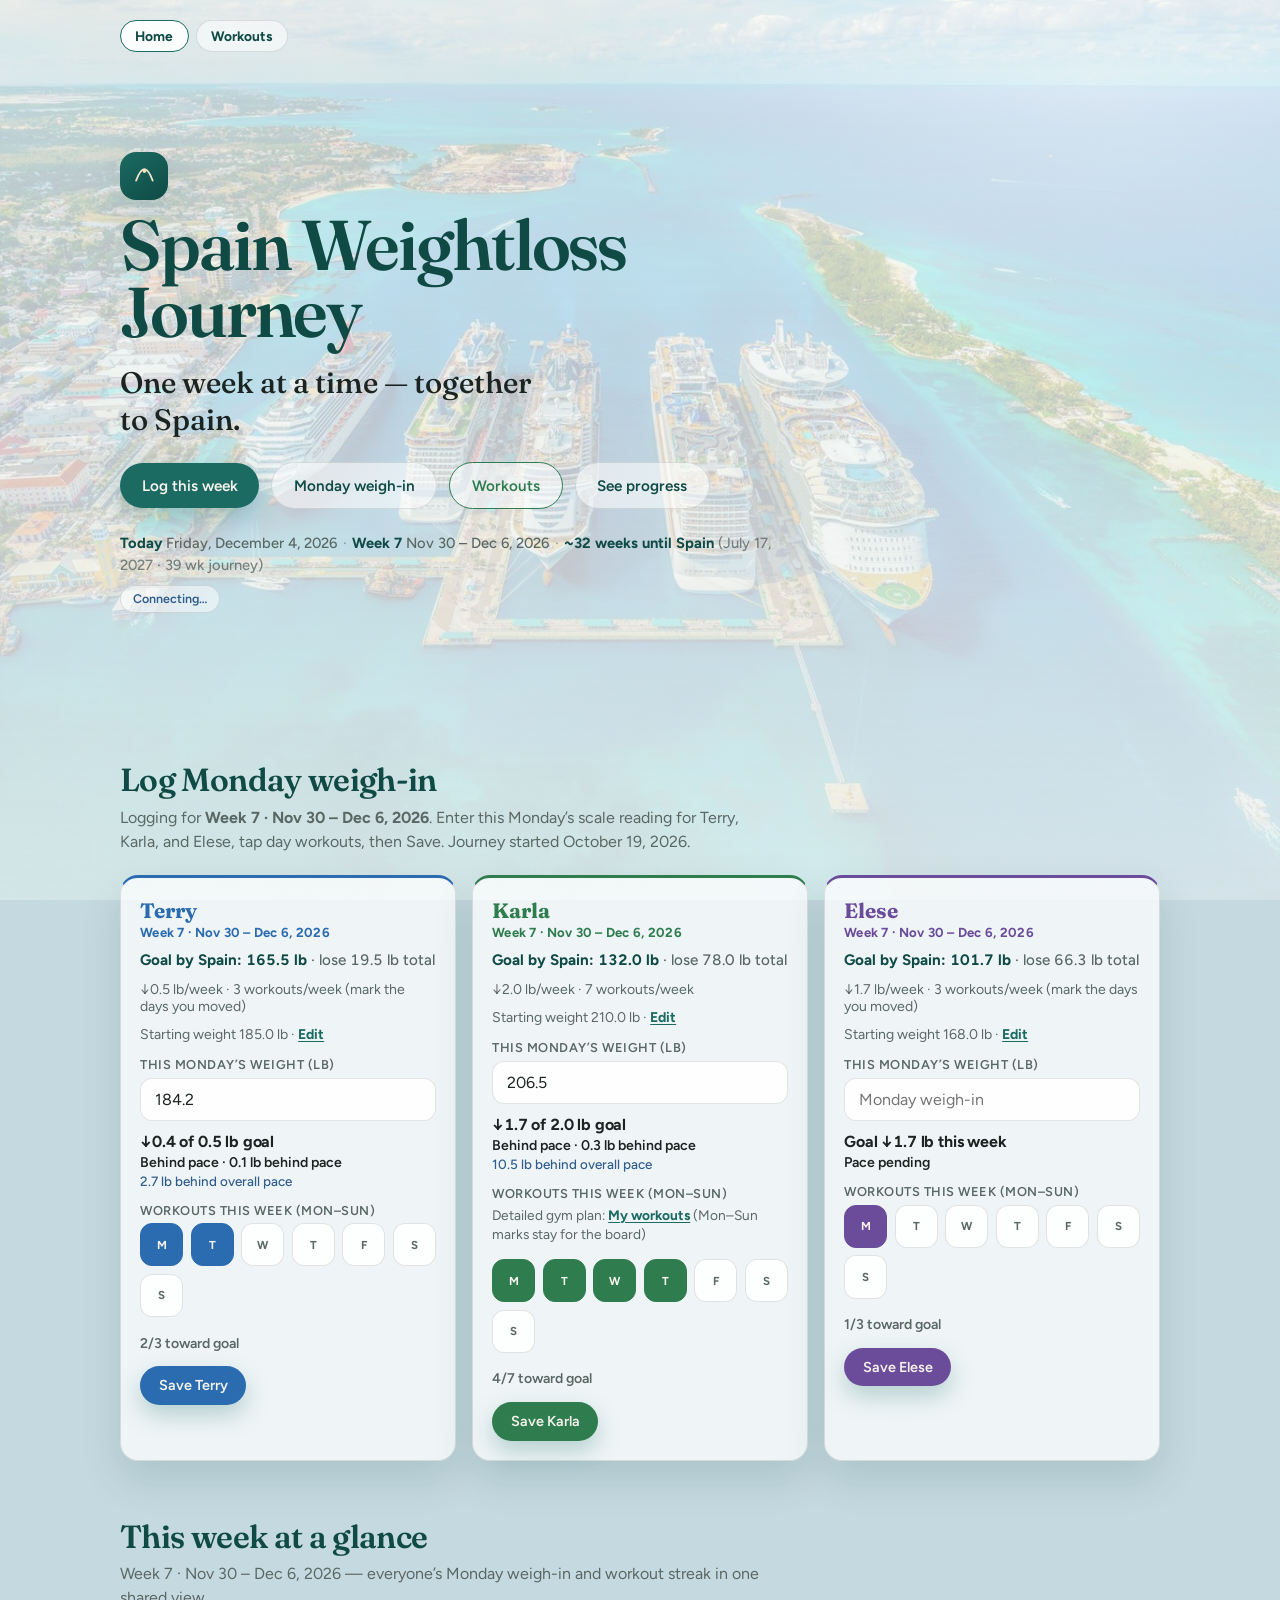
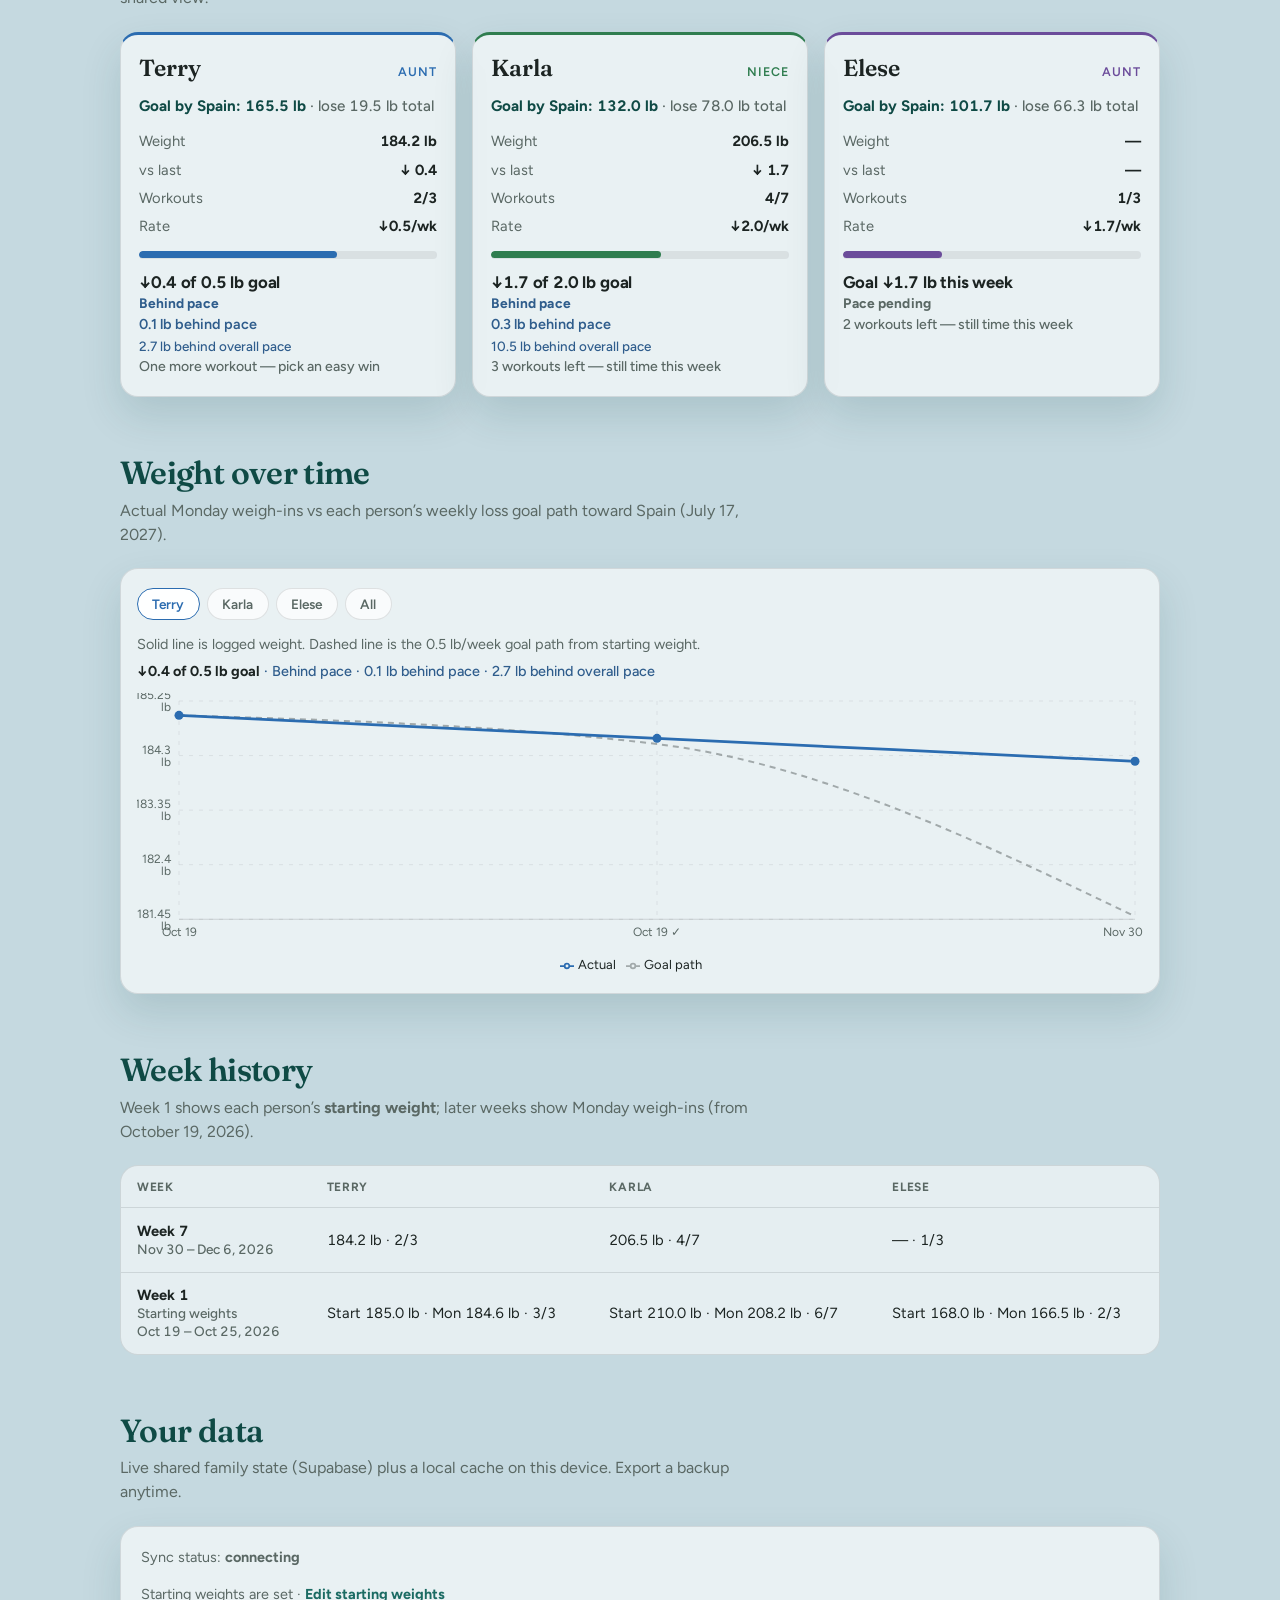
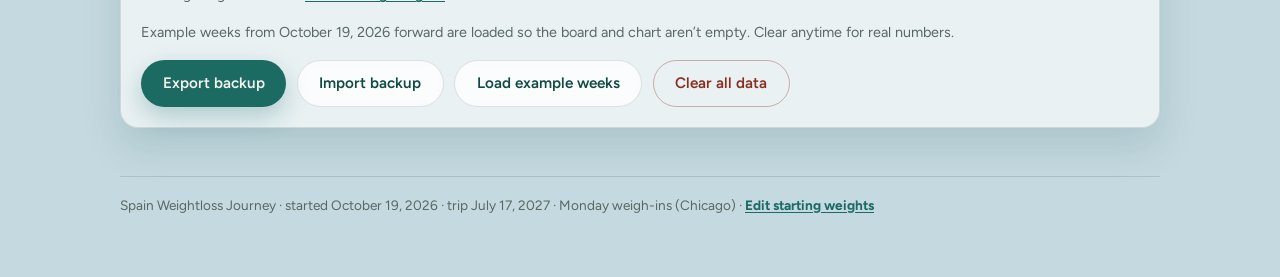
<file: index.html>
<!doctype html>
<html lang="en">
  <head>
    <meta charset="UTF-8" />
    <link rel="icon" type="image/svg+xml" href="./favicon.svg" />
    <meta name="viewport" content="width=device-width, initial-scale=1.0" />
    <meta name="description" content="Private weight-loss and workout accountability for Terry, Karla, and Elese — aunts and niece." />
    <link rel="preconnect" href="https://fonts.googleapis.com" />
    <link rel="preconnect" href="https://fonts.gstatic.com" crossorigin />
    <link href="https://fonts.googleapis.com/css2?family=Fraunces:opsz,wght@9..144,500;9..144,600;9..144,700&family=Figtree:wght@400;500;600;700&display=swap" rel="stylesheet" />
    <title>Spain Weightloss Journey</title>
    <script type="module" crossorigin src="./assets/index-J_TvPPsN.js"></script>
    <link rel="stylesheet" crossorigin href="./assets/index-CXeJlkJc.css">
  </head>
  <body>
    <div id="root"></div>
  </body>
</html>
</file>
<file: assets/index-CXeJlkJc.css>
:root{--sea:#1b6b63;--sea-deep:#0f4a45;--sea-soft:#d7ebe7;--sand:#f3ebe0;--ink:#1c2422;--ink-muted:#5a6864;--coral:#c45c26;--sky:#2f5d8c;--paper:#f7f3ec;--line:#1c24221f;--shadow:0 18px 40px #0f4a4524;--radius:18px;--font-display:"Fraunces", Georgia, serif;--font-body:"Figtree", sans-serif;color:var(--ink);font-family:var(--font-body);font-synthesis:none;text-rendering:optimizelegibility;-webkit-font-smoothing:antialiased;background:#dce8ec}*,:before,:after{box-sizing:border-box}html{scroll-behavior:smooth}body{background-color:#c5d9e0;background-image:linear-gradient(#f7f3ecb8 0%,#ecf4f6ad 42%,#e8f1f4c7 100%),url(./backdrop-cruise-kHdF-dM4.jpg);background-position:top;background-repeat:no-repeat;background-size:cover;background-attachment:fixed;min-width:320px;min-height:100vh;margin:0}body:before{content:"";pointer-events:none;z-index:0;background:radial-gradient(900px 500px at 85% 10%,#ffffff59,#0000 55%),linear-gradient(#ffffff2e,#f7f3ec73);position:fixed;inset:0}#root{z-index:1;min-height:100vh;position:relative}button,input{font:inherit}button{cursor:pointer}a{color:inherit}@media (width<=720px){body{background-attachment:scroll}}.app{max-width:1080px;margin:0 auto;padding:1.25rem 1.25rem 4rem}.site-nav{flex-wrap:wrap;gap:.45rem;margin:0 0 .75rem;display:flex}.site-nav-link{appearance:none;border:1px solid var(--line);color:var(--sea-deep);-webkit-backdrop-filter:blur(8px);backdrop-filter:blur(8px);background:#ffffff8c;border-radius:999px;padding:.45rem .9rem;font-size:.86rem;font-weight:700;text-decoration:none}.site-nav-link.active{border-color:var(--sea);color:var(--sea-deep);background:#ffffffe0}.site-nav-link:hover{background:#ffffffd9}.log-section{scroll-margin-top:1rem}.hero{align-content:center;gap:1.15rem;min-height:min(78vh,640px);padding:2.25rem 0 2.5rem;animation:.9s both rise;display:grid}.brand{flex-direction:column;gap:.35rem;display:flex}.brand-mark{background:linear-gradient(145deg, var(--sea), var(--sea-deep));color:#f4e4c8;width:3rem;height:3rem;box-shadow:var(--shadow);border-radius:1rem;place-items:center;animation:5s ease-in-out infinite float-soft;display:grid}.brand-mark svg{width:1.55rem;height:1.55rem}.brand-name{font-family:var(--font-display);letter-spacing:-.03em;color:var(--sea-deep);max-width:12ch;margin:.4rem 0 0;font-size:clamp(2.4rem,8vw,4.4rem);font-weight:600;line-height:.95}.hero h1{font-family:var(--font-display);color:var(--ink);max-width:22ch;margin:0;font-size:clamp(1.35rem,3.4vw,1.85rem);font-weight:500;line-height:1.25}.hero-support{max-width:36ch;color:var(--ink-muted);margin:0;font-size:1.05rem;line-height:1.55}.hero-actions{flex-wrap:wrap;align-items:center;gap:.75rem;margin-top:.35rem;display:flex}.btn-hero-primary{padding:1rem 1.65rem;font-size:1.08rem;box-shadow:0 14px 28px #1b6b6352}.hero-secondary{gap:.55rem;max-width:42rem;margin-top:.35rem;display:grid}.hero-meta-line{color:var(--ink-muted);margin:0;font-size:.92rem;font-weight:500;line-height:1.45}.hero-meta-line strong{color:var(--sea-deep);font-weight:700}.hero-meta-line .dot{opacity:.55;margin:0 .35rem}.hero-meta-quiet{opacity:.8;font-weight:500}.btn{appearance:none;border:none;border-radius:999px;justify-content:center;align-items:center;padding:.85rem 1.35rem;font-size:.95rem;font-weight:600;text-decoration:none;transition:transform .2s,background .2s,box-shadow .2s;display:inline-flex}.btn:hover{transform:translateY(-1px)}.btn:active{transform:translateY(0)}.btn-primary{background:var(--sea);color:#f7f3ec;box-shadow:0 10px 24px #1b6b6347}.btn-primary:hover{background:var(--sea-deep)}.btn-ghost{color:var(--sea-deep);border:1px solid var(--line);-webkit-backdrop-filter:blur(8px);backdrop-filter:blur(8px);background:#ffffff8c}.btn-ghost:hover{background:#fffc}.btn-danger{color:#8a2e1f;background:0 0;border:1px solid #8a2e1f59}.sync-pill{border:1px solid var(--line);color:var(--ink-muted);background:#ffffff80;border-radius:999px;align-items:center;gap:.4rem;width:fit-content;max-width:36rem;margin:0;padding:.35rem .75rem;font-size:.78rem;font-weight:600;display:inline-flex}.sync-pill.sync-synced{color:var(--sea-deep);border-color:#1b6b6359}.sync-pill.sync-saving,.sync-pill.sync-connecting{color:var(--sky)}.sync-pill.sync-error{color:#8a2e1f;border-color:#8a2e1f59}.sync-pill.sync-local-only{color:var(--ink-muted)}.date-banner{gap:.55rem;max-width:36rem;margin-top:.35rem;display:grid}.today-line{color:var(--ink);margin:0;font-size:1.05rem;line-height:1.35}.today-line strong{font-family:var(--font-display);color:var(--sea-deep);font-weight:600}.today-tz{letter-spacing:.04em;text-transform:uppercase;color:var(--ink-muted);margin-left:.5rem;font-size:.78rem;font-weight:600;display:inline-block}.week-chip{color:var(--sea-deep);letter-spacing:.01em;flex-wrap:wrap;align-items:baseline;gap:.45rem .65rem;margin:0;font-size:.95rem;font-weight:600;display:inline-flex}.week-chip span{opacity:.75;font-weight:500}.week-tag{color:var(--person-accent,var(--sea-deep));letter-spacing:.02em;margin:.15rem 0 .65rem;font-size:.82rem;font-weight:700}.history-range{color:var(--ink-muted);font-size:.85rem;font-weight:500}.journey-meta{flex-wrap:wrap;gap:.75rem 1.25rem;margin-top:.15rem;display:flex}.journey-meta-item{border:1px solid var(--line);-webkit-backdrop-filter:blur(8px);backdrop-filter:blur(8px);background:#ffffff8c;border-radius:14px;flex-direction:column;gap:.15rem;min-width:9rem;padding:.7rem .95rem;display:flex}.journey-meta-item.trip{background:#fff8f2b3;border-color:#c45c2647}.journey-meta-label{letter-spacing:.08em;text-transform:uppercase;color:var(--ink-muted);font-size:.72rem;font-weight:700}.journey-meta-item strong{font-family:var(--font-display);color:var(--sea-deep);font-size:1.05rem;font-weight:600}.journey-meta-item em{color:var(--coral);font-size:.85rem;font-style:normal;font-weight:600}.setup-section.setup-needed .setup-card.missing{box-shadow:0 0 0 2px #c45c2659, var(--shadow)}.setup-grid{gap:1rem;display:grid}@media (width>=780px){.setup-grid{grid-template-columns:repeat(3,1fr)}}.setup-card{border:1px solid var(--line);border-top:3px solid var(--person-accent,var(--sea));border-radius:var(--radius);box-shadow:var(--shadow);background:#ffffffc7;padding:1.2rem}.setup-card-top{justify-content:space-between;align-items:baseline;gap:.5rem;margin-bottom:.85rem;display:flex}.setup-card-top h3{font-family:var(--font-display);margin:0;font-size:1.35rem}.setup-card-top span{letter-spacing:.08em;text-transform:uppercase;color:var(--ink-muted);font-size:.75rem;font-weight:700}.setup-hint{color:var(--coral);margin:0;font-size:.85rem;font-weight:600}.setup-hint.set{color:var(--person-accent,var(--sea))}.setup-card .btn-save{background:var(--person-accent,var(--sea))}.setup-card .btn-save:hover{filter:brightness(.92)}.setup-done-actions{flex-wrap:wrap;gap:.65rem;margin-top:1rem;display:flex}.save-row{flex-wrap:wrap;align-items:center;gap:.65rem .85rem;margin-top:.85rem;display:flex}.btn-save{padding:.65rem 1.15rem;font-size:.9rem}.save-feedback{color:var(--sea);font-size:.88rem;font-weight:700}.save-feedback.err{color:#8a2e1f}.start-ref{color:var(--ink-muted);margin:-.35rem 0 .9rem;font-size:.88rem}.text-link{appearance:none;color:var(--sea);font:inherit;text-underline-offset:2px;cursor:pointer;background:0 0;border:none;padding:0;font-weight:700;text-decoration:underline}.section{margin-top:3.5rem;animation:.8s .12s both rise}.section-head{max-width:40rem;margin-bottom:1.35rem}.section-head h2{font-family:var(--font-display);letter-spacing:-.02em;color:var(--sea-deep);margin:0 0 .4rem;font-size:clamp(1.55rem,3vw,2rem);font-weight:600}.section-head p{color:var(--ink-muted);margin:0;line-height:1.5}.board{gap:1rem;display:grid}@media (width>=780px){.board{grid-template-columns:repeat(3,1fr)}}.person-panel{border:1px solid var(--line);border-top:3px solid var(--person-accent,var(--sea));border-radius:var(--radius);-webkit-backdrop-filter:blur(10px);backdrop-filter:blur(10px);box-shadow:var(--shadow);background:#ffffff9e;padding:1.15rem 1.15rem 1.25rem;transition:transform .25s,box-shadow .25s}.person-panel:hover{transform:translateY(-2px);box-shadow:0 22px 44px #0f4a4524}.person-top{justify-content:space-between;align-items:baseline;gap:.5rem;margin-bottom:.85rem;display:flex}.person-name{font-family:var(--font-display);color:var(--ink);margin:0;font-size:1.45rem;font-weight:600}.person-role{text-transform:uppercase;letter-spacing:.08em;color:var(--ink-muted);font-size:.78rem;font-weight:600}.stat-row{gap:.65rem;display:grid}.stat{justify-content:space-between;align-items:baseline;gap:.75rem;font-size:.92rem;display:flex}.stat dt{color:var(--ink-muted);margin:0}.stat dd{font-variant-numeric:tabular-nums;margin:0;font-weight:700}.progress-bar{background:#1c242214;border-radius:999px;height:.45rem;margin-top:.85rem;overflow:hidden}.progress-bar>i{border-radius:inherit;transform-origin:0;height:100%;animation:.7s both grow-bar;display:block}.status-block{gap:.25rem;margin-top:.85rem;display:grid}.pace-block{gap:.2rem}.spain-goal{color:var(--sea-deep);font-variant-numeric:tabular-nums;margin:.15rem 0 .65rem;font-size:.95rem;line-height:1.35}.spain-goal strong{font-weight:700}.spain-goal-sub,.spain-goal.pending{color:var(--ink-muted);font-weight:500}.pace-vs-goal{letter-spacing:-.01em;color:var(--ink);font-variant-numeric:tabular-nums;margin:0;font-size:1.05rem;font-weight:700}.pace-gap{color:var(--sky);margin:0;font-size:.9rem;font-weight:600}.pace-overall{color:var(--ink-muted);margin:.15rem 0 0;font-size:.84rem;font-weight:500}.pace-overall.pace-ahead,.pace-overall.pace-on-pace{color:var(--sea)}.pace-overall.pace-behind{color:var(--sky)}.log-pace{margin:-.2rem 0 .85rem}.log-pace .pace-vs-goal{font-size:1rem}.log-pace .pace-status{margin:.15rem 0 0}.badge{letter-spacing:.01em;text-transform:none;align-items:center;font-size:.86rem;font-weight:700;display:inline-flex}.badge.on-track{color:var(--sea)}.badge.nudge{color:var(--sky)}.badge.pending{color:var(--ink-muted)}.status-cue{color:var(--ink-muted);margin:0;font-size:.88rem;font-weight:500;line-height:1.35}.status-on-track .status-cue{color:var(--sea)}.chart-pace-echo{color:var(--ink-muted);margin:-.35rem 0 .75rem;font-size:.9rem;font-weight:500;line-height:1.4}.chart-pace-echo.pace-ahead,.chart-pace-echo.pace-on-pace{color:var(--sea)}.chart-pace-echo.pace-behind{color:var(--sky)}.chart-pace-echo strong{color:var(--ink);font-variant-numeric:tabular-nums;font-weight:700}.log-grid{gap:1rem;display:grid}@media (width>=780px){.log-grid{grid-template-columns:repeat(3,1fr)}}.log-card{border:1px solid var(--line);border-top:3px solid var(--person-accent,var(--sea));border-radius:var(--radius);box-shadow:var(--shadow);background:#ffffffb8;padding:1.2rem}.log-card .day-toggle.on{background:var(--person-accent,var(--sea));border-color:var(--person-accent,var(--sea));color:#f7f3ec}.log-card .btn-save{background:var(--person-accent,var(--sea))}.log-card .btn-save:hover{filter:brightness(.92)}.log-card h3{font-family:var(--font-display);margin:0 0 .15rem;font-size:1.3rem}.log-card .goal-line{color:var(--ink-muted);margin:0 0 1rem;font-size:.88rem}.field{gap:.35rem;margin-bottom:.9rem;display:grid}.field label{letter-spacing:.04em;text-transform:uppercase;color:var(--ink-muted);font-size:.8rem;font-weight:600}.field input{border:1px solid var(--line);width:100%;color:var(--ink);background:#ffffffe6;border-radius:12px;outline:none;padding:.7rem .85rem;transition:border-color .2s,box-shadow .2s}.field input:focus{border-color:var(--sea);box-shadow:0 0 0 3px #1b6b632e}.delta{margin:-.35rem 0 .85rem;font-size:.88rem;font-weight:600}.delta.good{color:var(--sea)}.delta.miss{color:var(--sky)}.delta.neutral{color:var(--ink-muted)}.workout-grid{grid-template-columns:repeat(auto-fill,minmax(2.6rem,1fr));gap:.45rem;display:grid}.day-toggle{aspect-ratio:1;border:1px solid var(--line);color:var(--ink-muted);letter-spacing:.02em;background:#ffffffd9;border-radius:12px;font-size:.72rem;font-weight:700;transition:background .2s,color .2s,border-color .2s,transform .15s}.day-toggle:hover{transform:scale(1.04)}.day-toggle.on{background:var(--sea);border-color:var(--sea);color:#f7f3ec}.workout-meta{color:var(--ink-muted);margin:.75rem 0 0;font-size:.88rem;font-weight:600}.workout-congrats{color:var(--person-accent,var(--sea));margin:.45rem 0 0;font-size:.92rem;font-weight:700}.chart-shell{border:1px solid var(--line);border-radius:var(--radius);box-shadow:var(--shadow);-webkit-backdrop-filter:blur(10px);backdrop-filter:blur(10px);background:#ffffff9e;padding:1.15rem 1rem 1.25rem;animation:.85s .18s both rise}.chart-tabs{flex-wrap:wrap;gap:.45rem;margin-bottom:.85rem;display:flex}.chart-tab{appearance:none;border:1px solid var(--line);color:var(--ink-muted);background:#ffffffb3;border-radius:999px;padding:.45rem .9rem;font-size:.85rem;font-weight:600;transition:color .2s,border-color .2s,background .2s}.chart-tab.active{color:var(--sea-deep);border-color:var(--sea);background:#fffffff2}.chart-caption{color:var(--ink-muted);margin:0 0 .75rem;font-size:.9rem;line-height:1.45}.chart-empty{text-align:center;color:var(--ink-muted);margin:1.5rem 0;font-size:.95rem}.chart-frame{width:100%;min-height:280px}.chart-frame .recharts-legend-item-text{color:var(--ink)!important}.history{border-radius:var(--radius);border:1px solid var(--line);-webkit-backdrop-filter:blur(8px);backdrop-filter:blur(8px);background:#ffffff8c;overflow-x:auto}.history table{border-collapse:collapse;width:100%;min-width:560px;font-size:.92rem}.history th,.history td{text-align:left;border-bottom:1px solid var(--line);font-variant-numeric:tabular-nums;padding:.85rem 1rem}.history th{text-transform:uppercase;letter-spacing:.06em;color:var(--ink-muted);font-size:.75rem;font-weight:700}.history tr:last-child td{border-bottom:none}.settings-panel{border:1px solid var(--line);border-radius:var(--radius);box-shadow:var(--shadow);background:#ffffff9e;gap:1rem;padding:1.25rem;display:grid}.settings-actions{flex-wrap:wrap;gap:.65rem;display:flex}.note{color:var(--ink-muted);margin:0;font-size:.9rem;line-height:1.5}.file-btn{position:relative;overflow:hidden}.file-btn input{opacity:0;cursor:pointer;position:absolute;inset:0}.footer{border-top:1px solid var(--line);color:var(--ink-muted);margin-top:3rem;padding-top:1.25rem;font-size:.85rem}.workouts-page-top{gap:.45rem;padding:.75rem 0 .5rem;animation:.7s both rise;display:grid}.workouts-page-actions{flex-wrap:wrap;align-items:center;gap:.75rem 1rem;display:flex}.workouts-back{width:fit-content;color:var(--sea-deep);font-size:.92rem;font-weight:700;text-decoration:none}.workouts-back:hover{text-underline-offset:2px;text-decoration:underline}.workouts-page-brand{letter-spacing:.06em;text-transform:uppercase;margin:.55rem 0 0;font-size:.78rem;font-weight:700}.workouts-page-top h1{font-family:var(--font-display);color:var(--sea-deep);letter-spacing:-.02em;margin:0;font-size:clamp(1.75rem,4vw,2.4rem);line-height:1.1}.workouts-page-support{max-width:36ch;color:var(--ink-muted);margin:0;font-size:1rem;line-height:1.45}.workouts-page .karla-workouts{margin-top:1.5rem}.karla-plan-link{color:var(--ink-muted);margin:0 0 .55rem;font-size:.86rem;line-height:1.4}.karla-load-disclaimer{color:var(--ink-muted);margin:.65rem 0 0;font-size:.9rem;line-height:1.4}.karla-today-bar{border-radius:var(--radius);background:#2f7d4f14;border:1px solid #2f7d4f47;flex-wrap:wrap;align-items:center;gap:.85rem 1.15rem;margin:0 0 1rem;padding:1rem 1.1rem;display:flex}.karla-today-btn{padding:1.05rem 1.5rem;font-size:1.12rem}.karla-today-meta{color:var(--ink-muted);gap:.15rem;font-size:.92rem;display:grid}.karla-today-meta strong{color:var(--person-accent,#2f7d4f);font-size:1.05rem}.karla-day-tabs{flex-wrap:wrap;gap:.4rem;margin:.85rem 0 .9rem;display:flex}.karla-day-tab{appearance:none;border:1px solid var(--line);color:var(--ink-muted);background:#ffffffa6;border-radius:999px;padding:.45rem .8rem;font-size:.82rem;font-weight:700}.karla-day-tab.active,.karla-day-tab.is-today.active{background:var(--person-accent,#2f7d4f);border-color:var(--person-accent,#2f7d4f);color:#f7f3ec}.karla-day-tab.is-today:not(.active){color:var(--person-accent,#2f7d4f);border-color:#2f7d4f73}.karla-day.is-today{box-shadow:0 0 0 2px #2f7d4f1f, var(--shadow);border-color:#2f7d4f66;scroll-margin-top:1rem}.karla-ex.has-load .karla-ex-main{gap:.55rem;display:grid}@media (width>=720px){.karla-ex.has-load .karla-ex-main{grid-template-columns:1fr minmax(9rem,11rem);align-items:start}}.karla-load-field{gap:.3rem;display:grid}.karla-load-field label{letter-spacing:.03em;text-transform:uppercase;color:var(--person-accent,#2f7d4f);font-size:.72rem;font-weight:700;line-height:1.3}.karla-load-hint{text-transform:none;letter-spacing:0;color:var(--ink-muted);font-weight:600}.karla-load-field input{border:1px solid var(--line);font-variant-numeric:tabular-nums;width:100%;color:var(--ink);background:#fffffff2;border-radius:12px;padding:.65rem .75rem;font-size:1.05rem;font-weight:700}.karla-load-field input:focus{border-color:var(--person-accent,#2f7d4f);outline:none;box-shadow:0 0 0 3px #2f7d4f2e}.karla-workouts .karla-plan-banner{border-radius:var(--radius);border:1px solid var(--line);border-top:3px solid var(--person-accent,#2f7d4f);box-shadow:var(--shadow);background:#ffffffb8;gap:1rem;margin-bottom:.85rem;padding:1.15rem 1.2rem;display:grid}@media (width>=780px){.karla-workouts .karla-plan-banner{grid-template-columns:1.4fr auto;align-items:end}}.karla-plan-kicker{letter-spacing:.08em;text-transform:uppercase;color:var(--person-accent,#2f7d4f);margin:0 0 .2rem;font-size:.72rem;font-weight:700}.karla-plan-banner h3{font-family:var(--font-display);color:var(--sea-deep);margin:0;font-size:1.45rem}.karla-plan-meta{color:var(--ink-muted);margin:.35rem 0 0;font-size:.9rem;line-height:1.4}.karla-plan-preview{color:var(--sky);margin:.45rem 0 0;font-size:.88rem;font-weight:600}.karla-plan-stats{flex-wrap:wrap;gap:.75rem 1.25rem;display:flex}.karla-stat{gap:.15rem;display:grid}.karla-stat span{letter-spacing:.06em;text-transform:uppercase;color:var(--ink-muted);font-size:.72rem;font-weight:700}.karla-stat strong{font-variant-numeric:tabular-nums;color:var(--person-accent,#2f7d4f);font-size:1.25rem}.karla-cardio-bar{background:#1c242214;border-radius:999px;height:.45rem;margin-bottom:.55rem;overflow:hidden}.karla-cardio-bar>i{background:var(--person-accent,#2f7d4f);border-radius:inherit;height:100%;display:block}.karla-cardio-note,.karla-rope-note{color:var(--ink-muted);max-width:46rem;margin:0 0 .55rem;font-size:.88rem;line-height:1.45}.karla-day-list{gap:.85rem;margin-top:1.1rem;display:grid}.karla-day{border:1px solid var(--line);border-radius:var(--radius);box-shadow:var(--shadow);background:#ffffffbd;padding:1rem 1.05rem .9rem}.karla-day.complete{border-color:#2f7d4f59}.karla-day.skipped{opacity:.88}.karla-day-head{flex-wrap:wrap;justify-content:space-between;gap:.65rem 1rem;margin-bottom:.55rem;display:flex}.karla-day-head h4{font-family:var(--font-display);color:var(--ink);margin:0;font-size:1.15rem}.karla-day-rest{color:var(--ink-muted);margin:.2rem 0 0;font-size:.84rem}.karla-day-actions{flex-wrap:wrap;align-items:center;gap:.55rem .85rem;display:flex}.karla-day-note{color:var(--sky);margin:0 0 .55rem;font-size:.86rem;font-weight:600;line-height:1.4}.karla-ex-list{gap:.45rem;margin:0;padding:0;list-style:none;display:grid}.karla-ex{background:#f7f3ec8c;border-radius:12px;padding:.55rem .65rem}.karla-ex.kind-cardio,.karla-ex.kind-swim{background:#2f7d4f14}.karla-ex.kind-cooldown,.karla-ex.kind-mobility,.karla-ex.kind-optional-cardio{background:#1c24220a}.karla-ex.done{opacity:.72}.karla-ex.done .karla-ex-name{text-decoration:line-through}.karla-check{cursor:pointer;align-items:flex-start;gap:.65rem;margin:0;display:flex}.karla-check input{width:1.05rem;height:1.05rem;accent-color:var(--person-accent,#2f7d4f);flex-shrink:0;margin-top:.2rem}.karla-ex-body{gap:.12rem;display:grid}.karla-ex-name{color:var(--ink);font-size:.95rem;font-weight:700}.karla-ex-detail{color:var(--ink-muted);font-size:.86rem;line-height:1.35}.karla-ex-tag{color:var(--person-accent,#2f7d4f);letter-spacing:.02em;font-size:.75rem;font-weight:700}.karla-ex-tag.muted{color:var(--ink-muted);font-weight:600}.karla-rope-cue{color:var(--ink-muted);margin:.35rem 0 0 1.7rem;font-size:.8rem;line-height:1.35}.karla-skipped-msg{color:var(--ink-muted);margin:.35rem 0;font-size:.9rem;font-weight:600}.karla-day-progress{color:var(--person-accent,#2f7d4f);margin:.65rem 0 0;font-size:.82rem;font-weight:700}.karla-save-row{margin-top:1rem}@keyframes rise{0%{opacity:0;transform:translateY(18px)}to{opacity:1;transform:translateY(0)}}@keyframes float-soft{0%,to{transform:translateY(0)}50%{transform:translateY(-6px)}}@keyframes grow-bar{0%{transform:scaleX(0)}to{transform:scaleX(1)}}@media (prefers-reduced-motion:reduce){*,:before,:after{transition:none!important;animation:none!important}}
</file>
